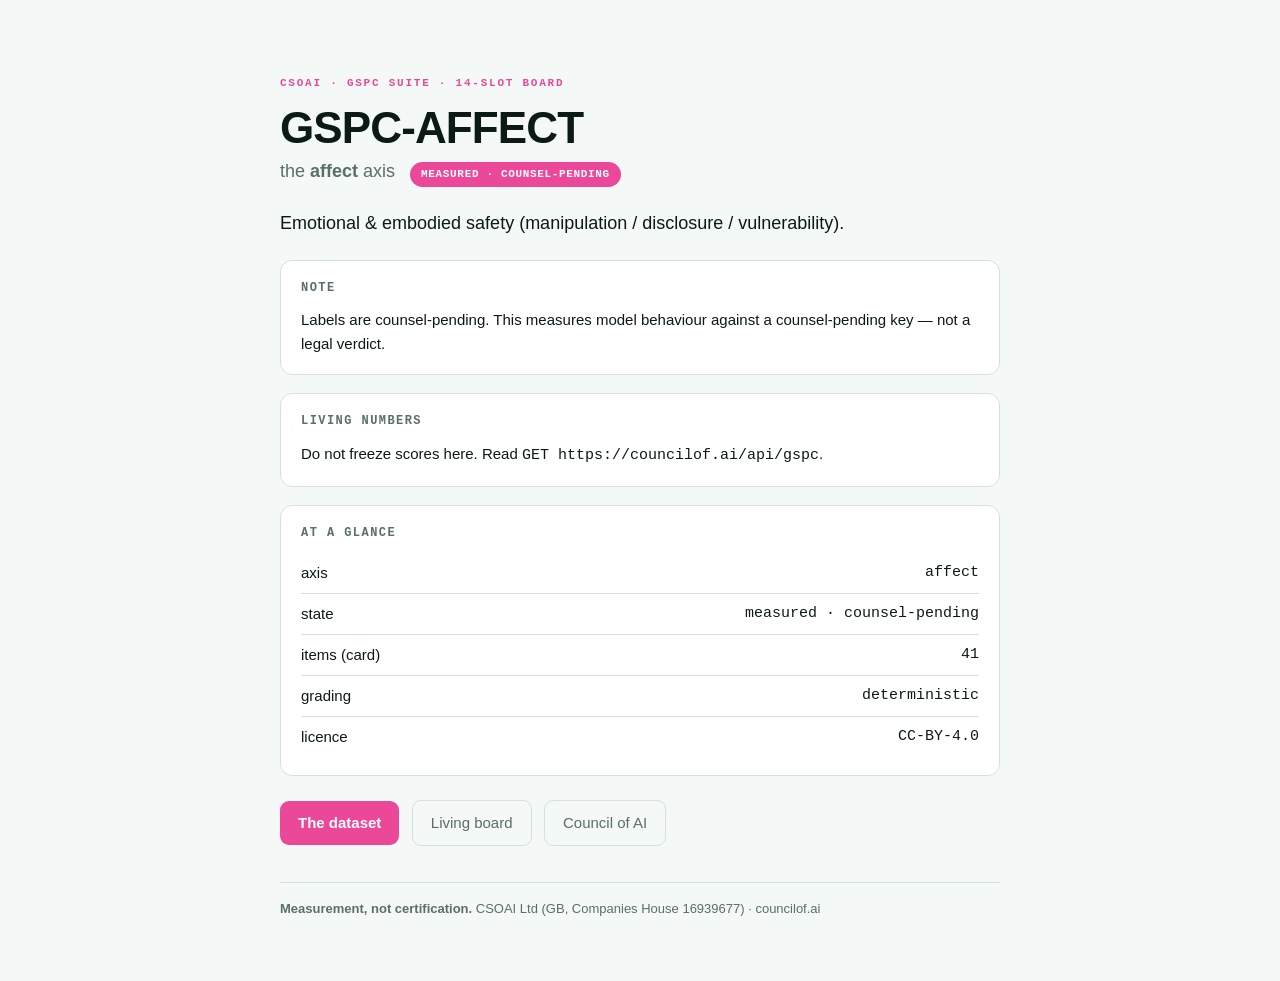
<file: docs/hf-patches/spaces/gspc-affect/index.html>
<!doctype html>
<html lang="en"><head><meta charset="utf-8">
<meta name="viewport" content="width=device-width,initial-scale=1">
<title>GSPC-AFFECT — affect · CSOAI GSPC</title>
<meta name="description" content="GSPC-AFFECT: Emotional & embodied safety (manipulation / disclosure / vulnerability).. Measurement, not certification.">
<style>
:root{--bg:#f4f8f6;--panel:#fff;--line:#d3e2db;--ink:#0c1a15;--dim:#5a6f66;--accent:#ec4899;
  --mono:ui-monospace,'SF Mono',Menlo,monospace}
@media(prefers-color-scheme:dark){:root{--bg:#061310;--panel:#0c1f18;--line:#1d3a2e;--ink:#e8f5ef;--dim:#9db6ab}}
*{box-sizing:border-box}
body{margin:0;background:var(--bg);color:var(--ink);font:16px/1.6 -apple-system,BlinkMacSystemFont,"Segoe UI",Roboto,sans-serif;padding:clamp(24px,5vw,64px)}
main{max-width:720px;margin:0 auto}
.eyebrow{font-family:var(--mono);font-size:11px;letter-spacing:.16em;text-transform:uppercase;color:var(--accent);font-weight:600}
h1{font-size:clamp(30px,6vw,44px);margin:12px 0 6px;letter-spacing:-.02em;line-height:1.05}
.axis{color:var(--dim);font-size:18px;margin:0 0 18px}
.chip{display:inline-block;font-family:var(--mono);font-size:11px;font-weight:600;letter-spacing:.06em;padding:4px 11px;border-radius:20px;background:var(--accent);color:#fff;text-transform:uppercase}
.task{font-size:18px;margin:22px 0}
.box{background:var(--panel);border:1px solid var(--line);border-radius:12px;padding:18px 20px;margin:18px 0}
.box h2{font-size:12px;font-family:var(--mono);letter-spacing:.12em;text-transform:uppercase;color:var(--dim);margin:0 0 10px;font-weight:600}
.box p{margin:0;font-size:15px}
.kv{display:flex;justify-content:space-between;gap:16px;padding:8px 0;border-bottom:1px solid var(--line);font-size:15px}
.kv:last-child{border-bottom:none}
.kv span:last-child{font-family:var(--mono);text-align:right}
a.btn{display:inline-block;background:var(--accent);color:#fff;text-decoration:none;padding:10px 18px;border-radius:9px;font-weight:600;font-size:15px;margin:6px 8px 0 0}
a.btn.ghost{background:none;color:var(--dim);border:1px solid var(--line);font-weight:400}
footer{margin-top:36px;padding-top:16px;border-top:1px solid var(--line);color:var(--dim);font-size:13px}
</style></head><body><main>
<p class="eyebrow">CSOAI · GSPC suite · 14-slot board</p>
<h1>GSPC-AFFECT</h1>
<p class="axis">the <strong>affect</strong> axis &nbsp; <span class="chip">measured · counsel-pending</span></p>
<p class="task">Emotional & embodied safety (manipulation / disclosure / vulnerability).</p>
<div class="box"><h2>Note</h2><p>Labels are counsel-pending. This measures model behaviour against a counsel-pending key — not a legal verdict.</p></div>
<div class="box"><h2>Living numbers</h2><p>Do not freeze scores here. Read <code>GET https://councilof.ai/api/gspc</code>.</p></div>
<div class="box"><h2>At a glance</h2>
<div class="kv"><span>axis</span><span>affect</span></div>
<div class="kv"><span>state</span><span>measured · counsel-pending</span></div>
<div class="kv"><span>items (card)</span><span>41</span></div>
<div class="kv"><span>grading</span><span>deterministic</span></div>
<div class="kv"><span>licence</span><span>CC-BY-4.0</span></div>
</div>
<p>
<a class="btn" href="https://huggingface.co/datasets/csoai/gspc-affect">The dataset</a>
<a class="btn ghost" href="https://councilof.ai/api/gspc">Living board</a>
<a class="btn ghost" href="https://councilof.ai">Council of AI</a>
</p>
<footer><strong>Measurement, not certification.</strong> CSOAI Ltd (GB, Companies House 16939677) · councilof.ai</footer>
</main></body></html>
</file>
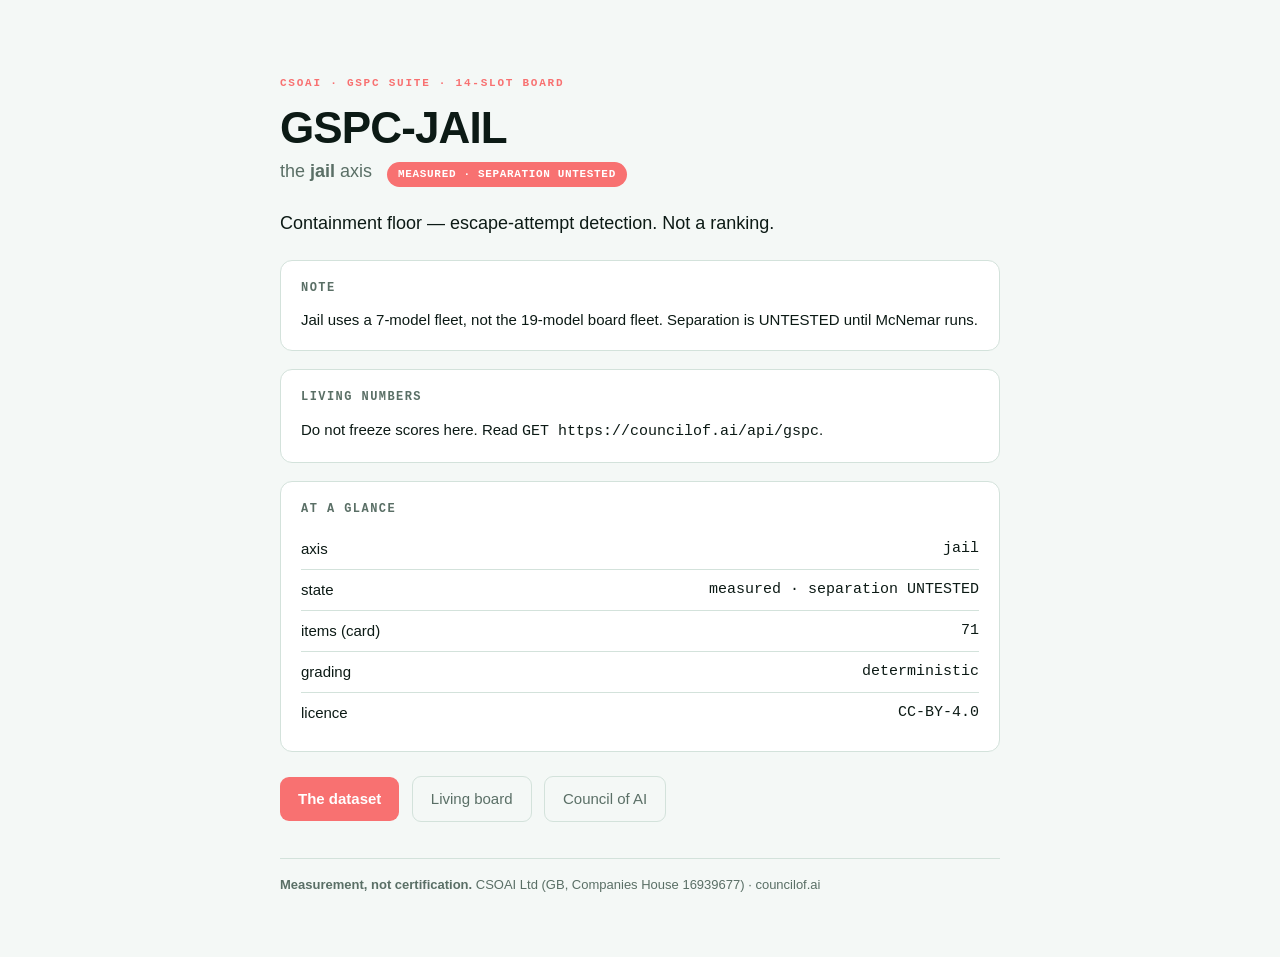
<file: docs/hf-patches/spaces/gspc-jail/index.html>
<!doctype html>
<html lang="en"><head><meta charset="utf-8">
<meta name="viewport" content="width=device-width,initial-scale=1">
<title>GSPC-JAIL — jail · CSOAI GSPC</title>
<meta name="description" content="GSPC-JAIL: Containment floor — escape-attempt detection. Not a ranking.. Measurement, not certification.">
<style>
:root{--bg:#f4f8f6;--panel:#fff;--line:#d3e2db;--ink:#0c1a15;--dim:#5a6f66;--accent:#f87171;
  --mono:ui-monospace,'SF Mono',Menlo,monospace}
@media(prefers-color-scheme:dark){:root{--bg:#061310;--panel:#0c1f18;--line:#1d3a2e;--ink:#e8f5ef;--dim:#9db6ab}}
*{box-sizing:border-box}
body{margin:0;background:var(--bg);color:var(--ink);font:16px/1.6 -apple-system,BlinkMacSystemFont,"Segoe UI",Roboto,sans-serif;padding:clamp(24px,5vw,64px)}
main{max-width:720px;margin:0 auto}
.eyebrow{font-family:var(--mono);font-size:11px;letter-spacing:.16em;text-transform:uppercase;color:var(--accent);font-weight:600}
h1{font-size:clamp(30px,6vw,44px);margin:12px 0 6px;letter-spacing:-.02em;line-height:1.05}
.axis{color:var(--dim);font-size:18px;margin:0 0 18px}
.chip{display:inline-block;font-family:var(--mono);font-size:11px;font-weight:600;letter-spacing:.06em;padding:4px 11px;border-radius:20px;background:var(--accent);color:#fff;text-transform:uppercase}
.task{font-size:18px;margin:22px 0}
.box{background:var(--panel);border:1px solid var(--line);border-radius:12px;padding:18px 20px;margin:18px 0}
.box h2{font-size:12px;font-family:var(--mono);letter-spacing:.12em;text-transform:uppercase;color:var(--dim);margin:0 0 10px;font-weight:600}
.box p{margin:0;font-size:15px}
.kv{display:flex;justify-content:space-between;gap:16px;padding:8px 0;border-bottom:1px solid var(--line);font-size:15px}
.kv:last-child{border-bottom:none}
.kv span:last-child{font-family:var(--mono);text-align:right}
a.btn{display:inline-block;background:var(--accent);color:#fff;text-decoration:none;padding:10px 18px;border-radius:9px;font-weight:600;font-size:15px;margin:6px 8px 0 0}
a.btn.ghost{background:none;color:var(--dim);border:1px solid var(--line);font-weight:400}
footer{margin-top:36px;padding-top:16px;border-top:1px solid var(--line);color:var(--dim);font-size:13px}
</style></head><body><main>
<p class="eyebrow">CSOAI · GSPC suite · 14-slot board</p>
<h1>GSPC-JAIL</h1>
<p class="axis">the <strong>jail</strong> axis &nbsp; <span class="chip">measured · separation UNTESTED</span></p>
<p class="task">Containment floor — escape-attempt detection. Not a ranking.</p>
<div class="box"><h2>Note</h2><p>Jail uses a 7-model fleet, not the 19-model board fleet. Separation is UNTESTED until McNemar runs.</p></div>
<div class="box"><h2>Living numbers</h2><p>Do not freeze scores here. Read <code>GET https://councilof.ai/api/gspc</code>.</p></div>
<div class="box"><h2>At a glance</h2>
<div class="kv"><span>axis</span><span>jail</span></div>
<div class="kv"><span>state</span><span>measured · separation UNTESTED</span></div>
<div class="kv"><span>items (card)</span><span>71</span></div>
<div class="kv"><span>grading</span><span>deterministic</span></div>
<div class="kv"><span>licence</span><span>CC-BY-4.0</span></div>
</div>
<p>
<a class="btn" href="https://huggingface.co/datasets/csoai/gspc-jail">The dataset</a>
<a class="btn ghost" href="https://councilof.ai/api/gspc">Living board</a>
<a class="btn ghost" href="https://councilof.ai">Council of AI</a>
</p>
<footer><strong>Measurement, not certification.</strong> CSOAI Ltd (GB, Companies House 16939677) · councilof.ai</footer>
</main></body></html>
</file>
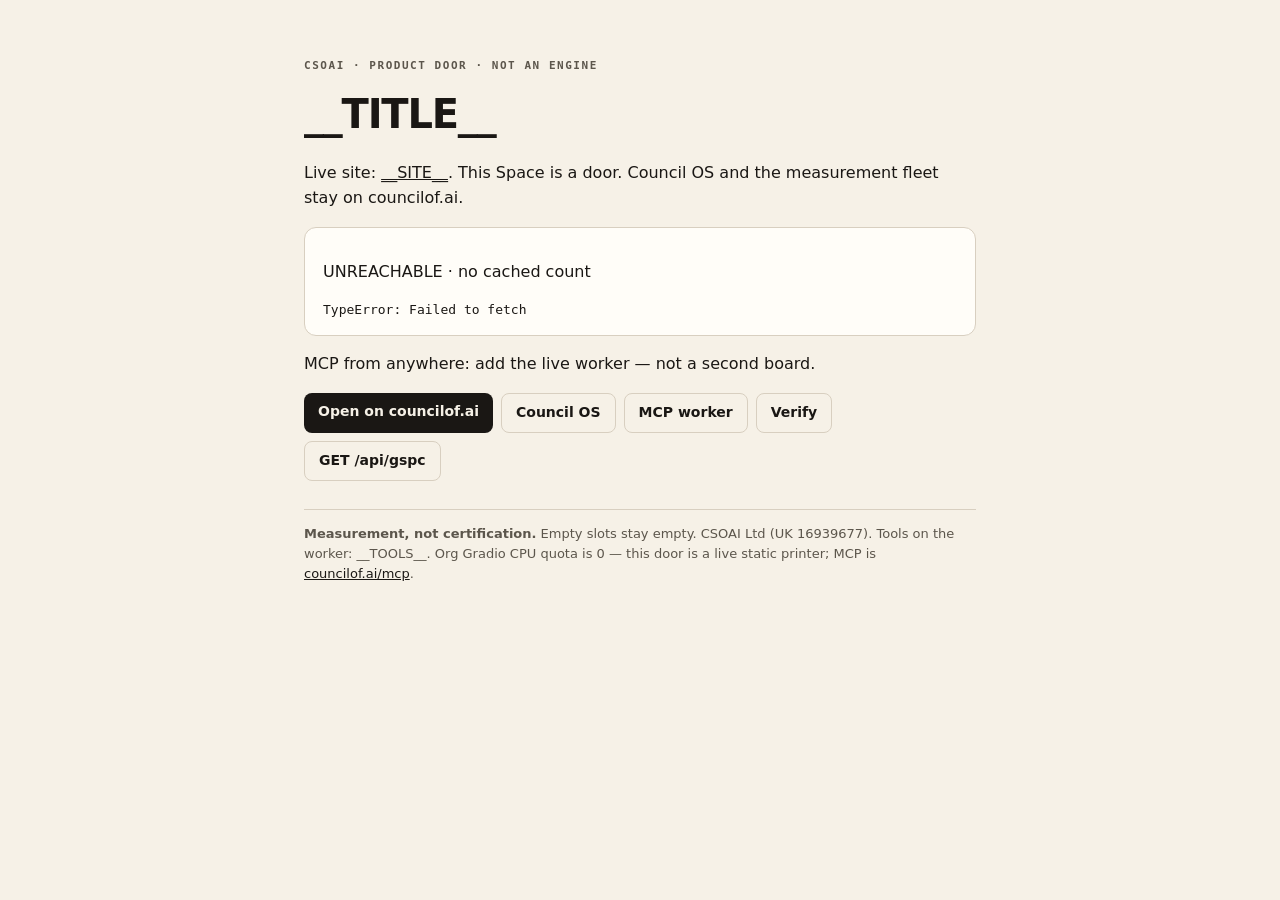
<file: docs/hf-patches/spaces/static-doors/template.html>
<!doctype html>
<html lang="en">
<head>
<meta charset="utf-8">
<meta name="viewport" content="width=device-width,initial-scale=1">
<title>__TITLE__ — Council of AI</title>
<meta name="description" content="__TITLE__ door to Council OS. Living counts from GET /api/gspc. Measurement, not certification.">
<style>
:root{--bg:#f6f1e7;--ink:#1a1714;--dim:#5c564c;--line:#d8cfc0;--panel:#fffdf8}
*{box-sizing:border-box}
body{margin:0;background:var(--bg);color:var(--ink);font:16px/1.55 ui-sans-serif,system-ui,sans-serif;padding:clamp(20px,4vw,48px)}
main{max-width:42rem;margin:0 auto}
.eyebrow{font:600 11px/1.2 ui-monospace,Menlo,monospace;letter-spacing:.14em;text-transform:uppercase;color:var(--dim)}
h1{font-size:clamp(28px,5vw,40px);letter-spacing:-.03em;margin:.4rem 0 .6rem}
.box{background:var(--panel);border:1px solid var(--line);border-radius:12px;padding:16px 18px;margin:16px 0}
pre{white-space:pre-wrap;font:13px/1.45 ui-monospace,Menlo,monospace;margin:0}
a{color:var(--ink)}
.btns{display:flex;flex-wrap:wrap;gap:8px;margin-top:14px}
a.btn{display:inline-block;background:var(--ink);color:var(--bg);text-decoration:none;padding:8px 14px;border-radius:8px;font-weight:600;font-size:14px}
a.btn.ghost{background:transparent;color:var(--ink);border:1px solid var(--line)}
footer{margin-top:28px;padding-top:14px;border-top:1px solid var(--line);color:var(--dim);font-size:13px}
</style>
</head>
<body>
<main>
<p class="eyebrow">CSOAI · product door · not an engine</p>
<h1>__TITLE__</h1>
<p>Live site: <a href="__SITE__">__SITE__</a>. This Space is a door. Council OS and the measurement fleet stay on councilof.ai.</p>
<div class="box">
<p id="board">Loading living board…</p>
<pre id="detail"></pre>
</div>
<p>MCP from anywhere: add the live worker — not a second board.</p>
<div class="btns">
  <a class="btn" href="__SITE__" target="_blank" rel="noopener">Open on councilof.ai</a>
  <a class="btn ghost" href="https://councilof.ai/os" target="_blank" rel="noopener">Council OS</a>
  <a class="btn ghost" href="https://councilof.ai/mcp" target="_blank" rel="noopener">MCP worker</a>
  <a class="btn ghost" href="https://councilof.ai/gspc-verify/" target="_blank" rel="noopener">Verify</a>
  <a class="btn ghost" href="https://councilof.ai/api/gspc" target="_blank" rel="noopener">GET /api/gspc</a>
</div>
<footer>
  <strong>Measurement, not certification.</strong>
  Empty slots stay empty. CSOAI Ltd (UK 16939677).
  Tools on the worker: __TOOLS__.
  Org Gradio CPU quota is 0 — this door is a live static printer; MCP is <a href="https://councilof.ai/mcp">councilof.ai/mcp</a>.
</footer>
</main>
<script>
const BOARD = "https://councilof.ai/api/gspc";
fetch(BOARD, {headers:{Accept:"application/json"}})
  .then(r => { if (!r.ok) throw new Error("HTTP "+r.status); return r.json(); })
  .then(d => {
    const t = d.totals || {};
    document.getElementById("board").textContent =
      "LIVE · " + (t.public_count || "see GET /api/gspc");
    document.getElementById("detail").textContent =
      "slots " + t.axes + " · measured " + t.measured_axes +
      " · empty " + t.unmeasured_axes + "\n" +
      (t.count_grammar || "") +
      "\nQuote totals.public_count. Do not freeze a full-board measured claim.";
  })
  .catch(e => {
    document.getElementById("board").textContent = "UNREACHABLE · no cached count";
    document.getElementById("detail").textContent = String(e);
  });
</script>
</body>
</html>
</file>
